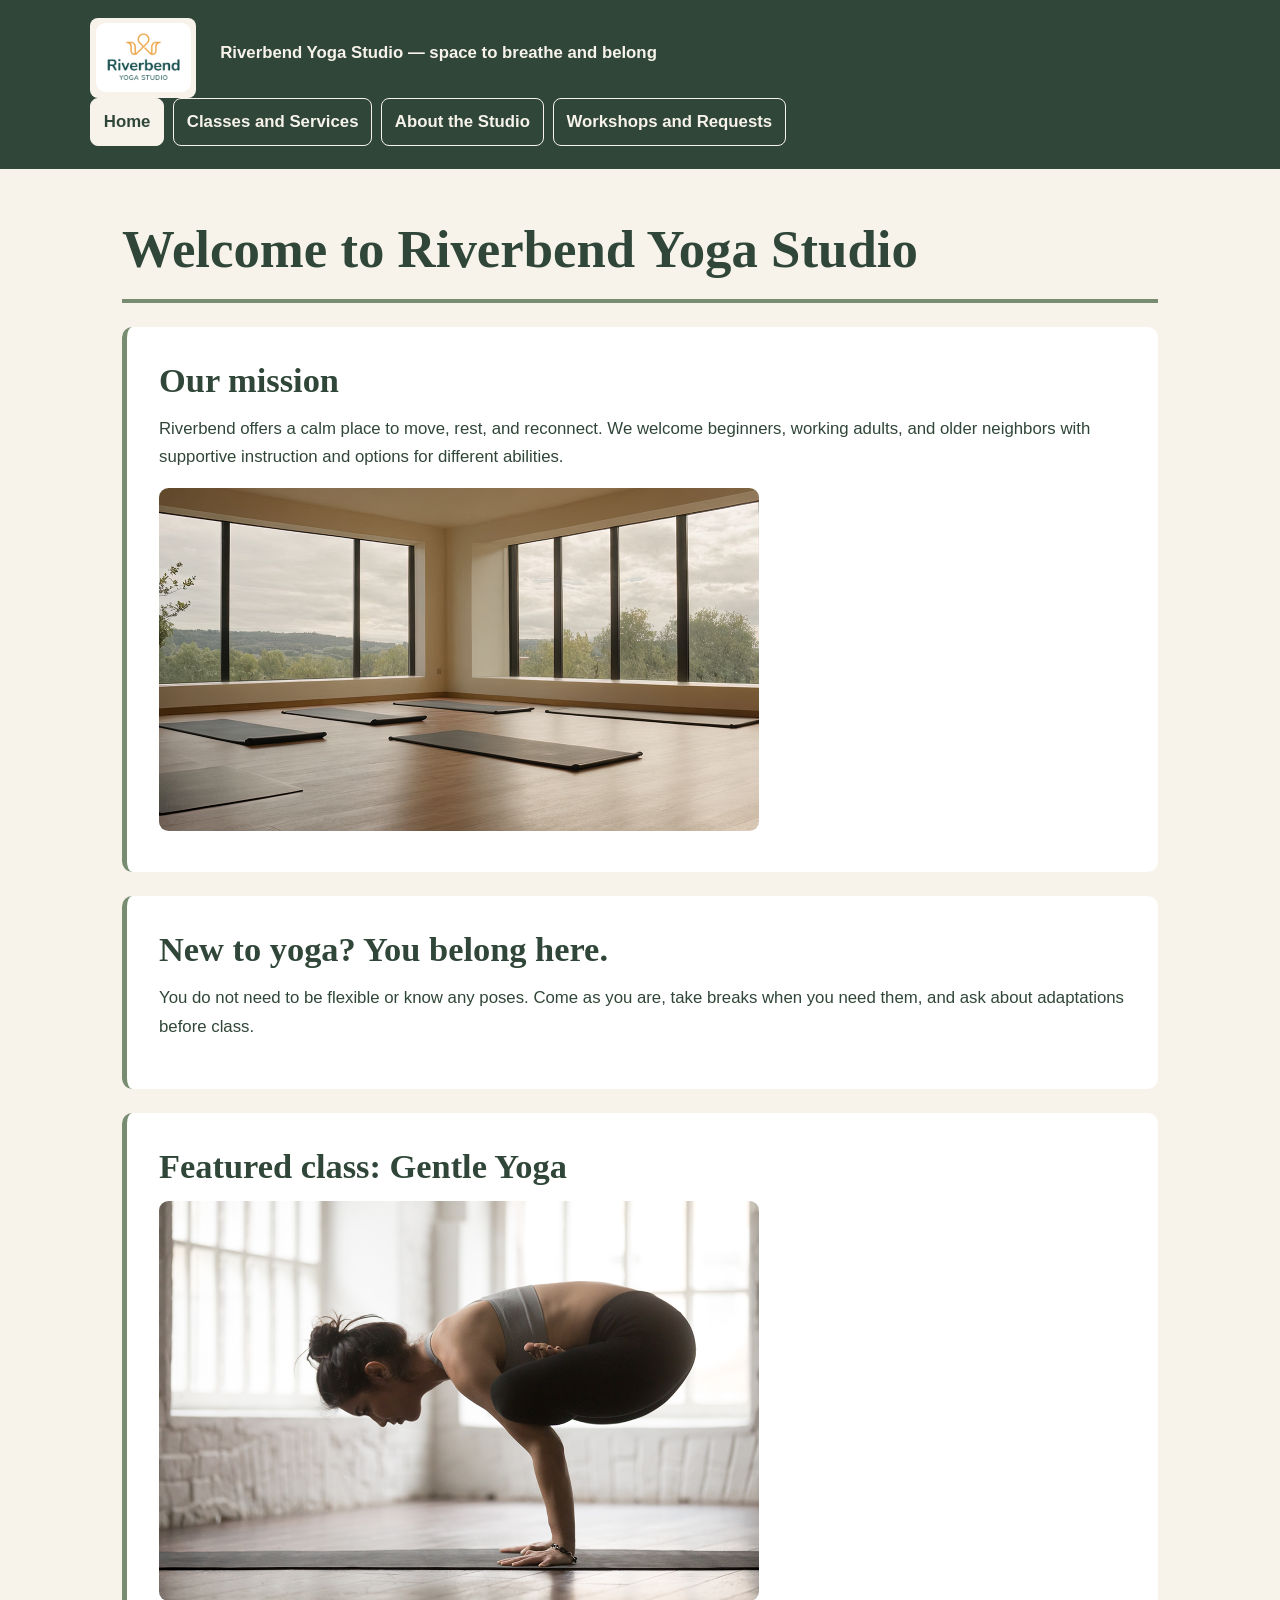
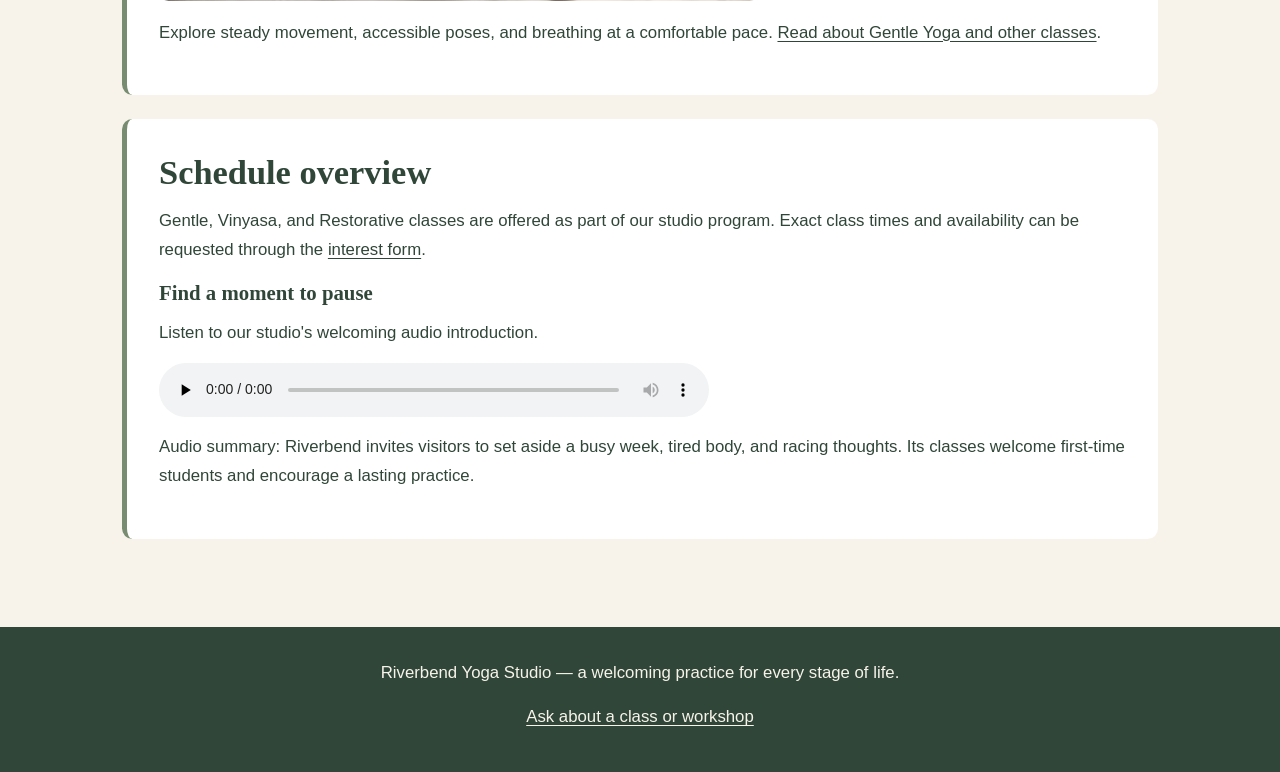
<file: index.html>
<!DOCTYPE html>
<html lang="en">
<head>
  <meta charset="UTF-8">
  <meta name="viewport" content="width=device-width, initial-scale=1.0">
  <title>Home | Riverbend Yoga Studio</title>
  <link rel="stylesheet" href="styles.css">
</head>
<body>
  <header>
    <a href="index.html"><img src="yoga-logo.png" alt="Riverbend Yoga Studio logo" width="120"></a>
    <p>Riverbend Yoga Studio — space to breathe and belong</p>
    <nav aria-label="Main navigation">
      <ul>
        <li><a href="index.html" aria-current="page">Home</a></li>
        <li><a href="services.html">Classes and Services</a></li>
        <li><a href="about.html">About the Studio</a></li>
        <li><a href="events.html">Workshops and Requests</a></li>
      </ul>
    </nav>
  </header>
  <main>
    <h1>Welcome to Riverbend Yoga Studio</h1>
    <section aria-labelledby="mission">
      <h2 id="mission">Our mission</h2>
      <p>Riverbend offers a calm place to move, rest, and reconnect. We welcome beginners, working adults, and older neighbors with supportive instruction and options for different abilities.</p>
      <img src="yoga-studio.png" alt="Peaceful Riverbend studio space prepared for a yoga class" width="600">
    </section>
    <section aria-labelledby="first-visit">
      <h2 id="first-visit">New to yoga? You belong here.</h2>
      <p>You do not need to be flexible or know any poses. Come as you are, take breaks when you need them, and ask about adaptations before class.</p>
    </section>
    <section aria-labelledby="featured">
      <h2 id="featured">Featured class: Gentle Yoga</h2>
      <picture>
        <source media="(max-width: 600px)" srcset="yoga-feature-small.png">
        <img src="yoga-feature-large.png" alt="Yoga practice highlighting calm movement and mindful breathing" width="600">
      </picture>
      <p>Explore steady movement, accessible poses, and breathing at a comfortable pace. <a href="services.html">Read about Gentle Yoga and other classes</a>.</p>
    </section>
    <section aria-labelledby="schedule">
      <h2 id="schedule">Schedule overview</h2>
      <p>Gentle, Vinyasa, and Restorative classes are offered as part of our studio program. Exact class times and availability can be requested through the <a href="events.html">interest form</a>.</p>
      <h3>Find a moment to pause</h3>
      <p>Listen to our studio's welcoming audio introduction.</p>
      <audio controls preload="none">
        <source src="yoga-breathing.mp3" type="audio/mpeg">
        Your browser does not support audio playback. Please contact the studio for an accessible introduction.
      </audio>
      <p>Audio summary: Riverbend invites visitors to set aside a busy week, tired body, and racing thoughts. Its classes welcome first-time students and encourage a lasting practice.</p>
    </section>
  </main>
  <footer>
    <p>Riverbend Yoga Studio — a welcoming practice for every stage of life.</p>
    <p><a href="events.html">Ask about a class or workshop</a></p>
  </footer>
</body>
</html>
</file>
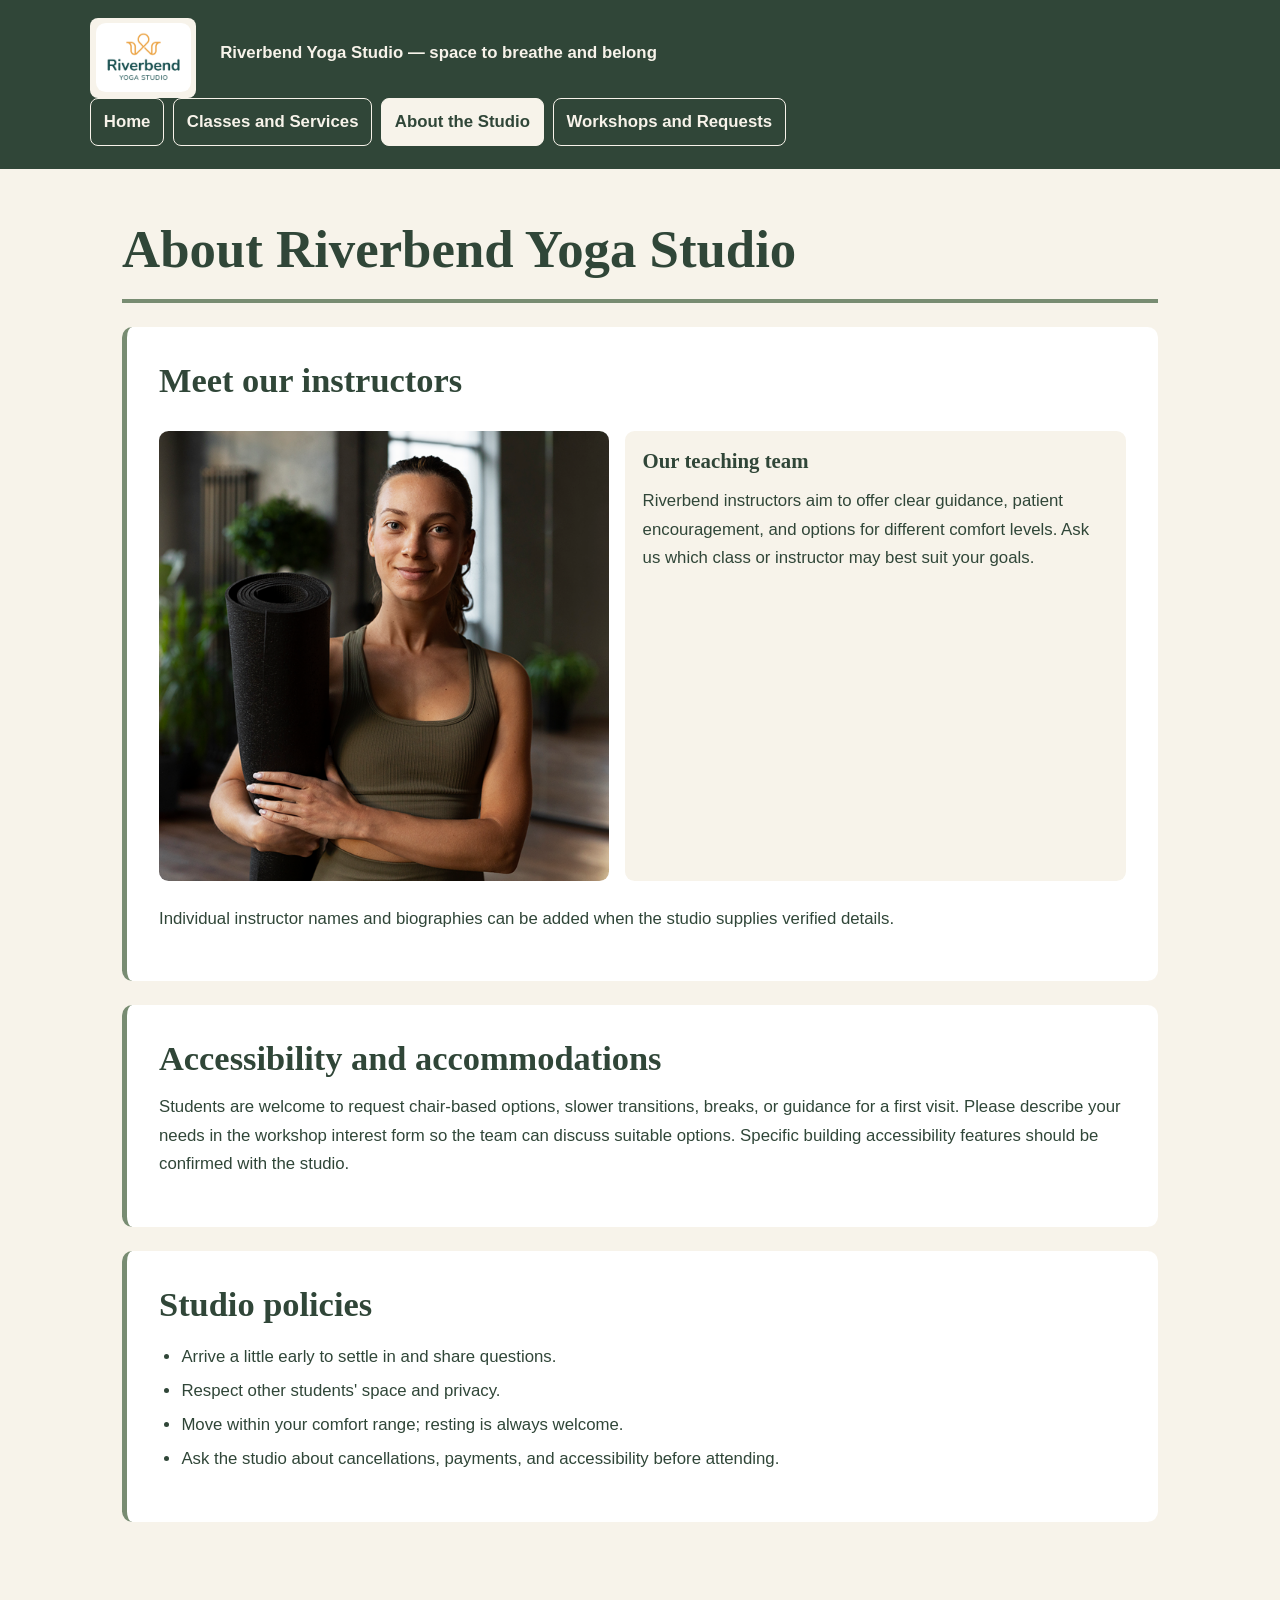
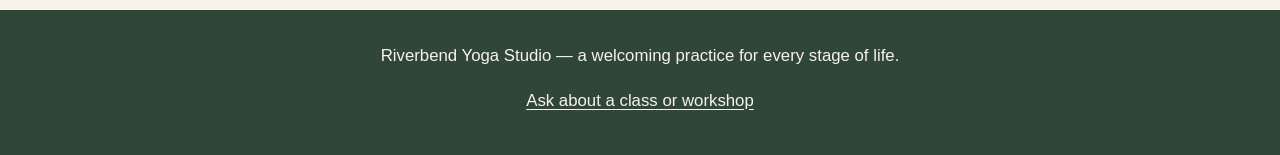
<file: about.html>
<!DOCTYPE html>
<html lang="en">
<head>
  <meta charset="UTF-8">
  <meta name="viewport" content="width=device-width, initial-scale=1.0">
  <title>About Us | Riverbend Yoga Studio</title>
  <link rel="stylesheet" href="styles.css">
</head>
<body>
  <header>
    <a href="index.html"><img src="yoga-logo.png" alt="Riverbend Yoga Studio logo" width="120"></a>
    <p>Riverbend Yoga Studio — space to breathe and belong</p>
    <nav aria-label="Main navigation">
      <ul>
        <li><a href="index.html">Home</a></li>
        <li><a href="services.html">Classes and Services</a></li>
        <li><a href="about.html" aria-current="page">About the Studio</a></li>
        <li><a href="events.html">Workshops and Requests</a></li>
      </ul>
    </nav>
  </header>
  <main>
    <h1>About Riverbend Yoga Studio</h1>
    <section aria-labelledby="team">
      <h2 id="team">Meet our instructors</h2>
      <img src="yoga-instructor.png" alt="Riverbend yoga instructor demonstrating a welcoming, mindful practice" width="450">
      <article><h3>Our teaching team</h3><p>Riverbend instructors aim to offer clear guidance, patient encouragement, and options for different comfort levels. Ask us which class or instructor may best suit your goals.</p></article>
      <p>Individual instructor names and biographies can be added when the studio supplies verified details.</p>
    </section>
    <section aria-labelledby="access">
      <h2 id="access">Accessibility and accommodations</h2>
      <p>Students are welcome to request chair-based options, slower transitions, breaks, or guidance for a first visit. Please describe your needs in the workshop interest form so the team can discuss suitable options. Specific building accessibility features should be confirmed with the studio.</p>
    </section>
    <section aria-labelledby="policies">
      <h2 id="policies">Studio policies</h2>
      <ul>
        <li>Arrive a little early to settle in and share questions.</li>
        <li>Respect other students' space and privacy.</li>
        <li>Move within your comfort range; resting is always welcome.</li>
        <li>Ask the studio about cancellations, payments, and accessibility before attending.</li>
      </ul>
    </section>
  </main>
  <footer>
    <p>Riverbend Yoga Studio — a welcoming practice for every stage of life.</p>
    <p><a href="events.html">Ask about a class or workshop</a></p>
  </footer>
</body>
</html>
</file>
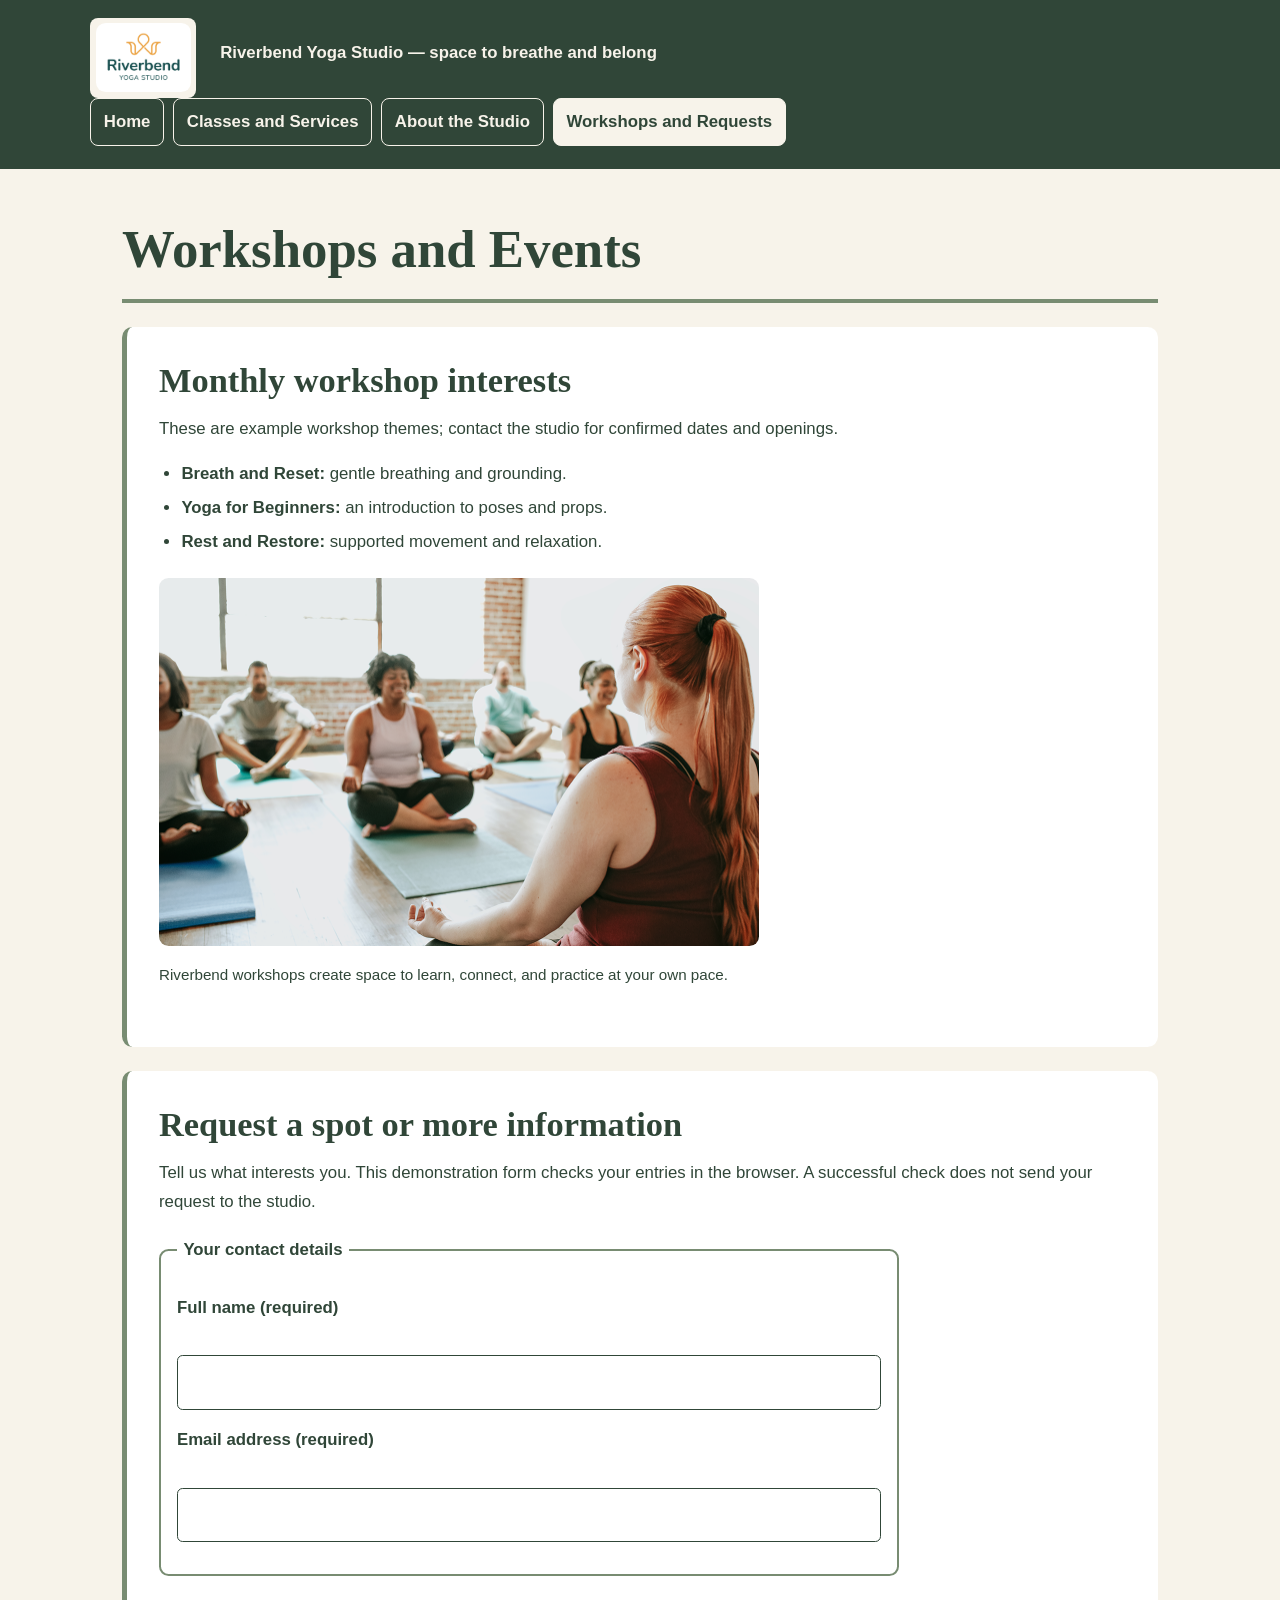
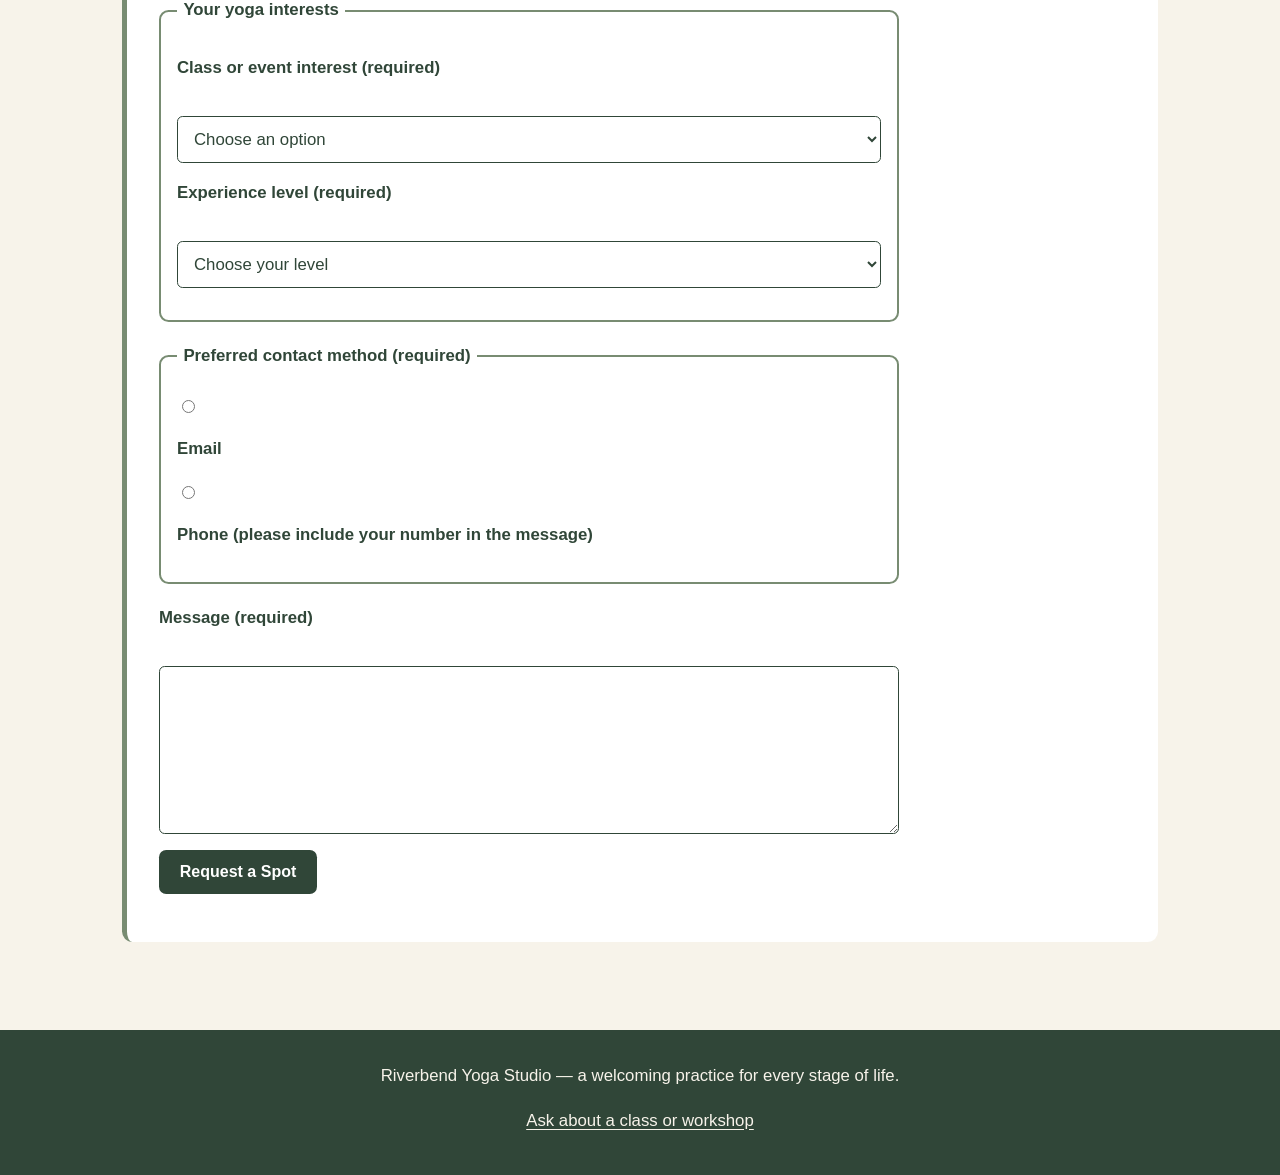
<file: events.html>
<!DOCTYPE html>
<html lang="en">
<head>
  <meta charset="UTF-8">
  <meta name="viewport" content="width=device-width, initial-scale=1.0">
  <title>Workshops and Events | Riverbend Yoga Studio</title>
  <link rel="stylesheet" href="styles.css">
</head>
<body>
  <header>
    <a href="index.html"><img src="yoga-logo.png" alt="Riverbend Yoga Studio logo" width="120"></a>
    <p>Riverbend Yoga Studio — space to breathe and belong</p>
    <nav aria-label="Main navigation">
      <ul>
        <li><a href="index.html">Home</a></li>
        <li><a href="services.html">Classes and Services</a></li>
        <li><a href="about.html">About the Studio</a></li>
        <li><a href="events.html" aria-current="page">Workshops and Requests</a></li>
      </ul>
    </nav>
  </header>
  <main>
    <h1>Workshops and Events</h1>
    <section aria-labelledby="workshops">
      <h2 id="workshops">Monthly workshop interests</h2>
      <p>These are example workshop themes; contact the studio for confirmed dates and openings.</p>
      <ul>
        <li><strong>Breath and Reset:</strong> gentle breathing and grounding.</li>
        <li><strong>Yoga for Beginners:</strong> an introduction to poses and props.</li>
        <li><strong>Rest and Restore:</strong> supported movement and relaxation.</li>
      </ul>
      <figure>
        <img src="yoga-workshop.png" alt="Yoga workshop participants practicing together in a calm studio setting" width="600">
        <figcaption>Riverbend workshops create space to learn, connect, and practice at your own pace.</figcaption>
      </figure>
    </section>
    <section aria-labelledby="request">
      <h2 id="request">Request a spot or more information</h2>
      <p>Tell us what interests you. This demonstration form checks your entries in the browser. A successful check does not send your request to the studio.</p>
      <form id="interest-form" action="#" method="get" novalidate>
        <fieldset>
          <legend>Your contact details</legend>
          <p><label for="full-name">Full name (required)</label><br>
          <input id="full-name" name="full-name" type="text" autocomplete="name" minlength="2" required><span class="field-error" id="full-name-error" aria-live="polite"></span></p>
          <p><label for="email">Email address (required)</label><br>
          <input id="email" name="email" type="email" autocomplete="email" required><span class="field-error" id="email-error" aria-live="polite"></span></p>
        </fieldset>
        <fieldset>
          <legend>Your yoga interests</legend>
          <p><label for="interest">Class or event interest (required)</label><br>
          <select id="interest" name="interest" required>
            <option value="">Choose an option</option>
            <option value="gentle">Gentle Yoga</option>
            <option value="vinyasa">Vinyasa Yoga</option>
            <option value="restorative">Restorative Yoga</option>
            <option value="private">Private Session</option>
            <option value="breath">Breath and Reset Workshop</option>
            <option value="beginners">Yoga for Beginners Workshop</option>
            <option value="rest">Rest and Restore Workshop</option>
          </select><span class="field-error" id="interest-error" aria-live="polite"></span></p>
          <p><label for="experience">Experience level (required)</label><br>
          <select id="experience" name="experience" required>
            <option value="">Choose your level</option>
            <option value="new">New to yoga</option>
            <option value="some">Some experience</option>
            <option value="regular">Regular practice</option>
          </select><span class="field-error" id="experience-error" aria-live="polite"></span></p>
        </fieldset>
        <fieldset>
          <legend>Preferred contact method (required)</legend>
          <p><input id="contact-email" type="radio" name="contact-method" value="email" required>
          <label for="contact-email">Email</label></p>
          <p><input id="contact-phone" type="radio" name="contact-method" value="phone">
          <label for="contact-phone">Phone (please include your number in the message)</label></p>
          <span class="field-error" id="contact-method-error" aria-live="polite"></span>
        </fieldset>
        <p><label for="message">Message (required)</label><br>
        <textarea id="message" name="message" rows="5" cols="45" minlength="10" required></textarea><span class="field-error" id="message-error" aria-live="polite"></span></p>
        <p><button type="submit">Request a Spot</button></p>
        <p id="form-status" role="status" aria-live="polite"></p>
      </form>
    </section>
  </main>
  <footer>
    <p>Riverbend Yoga Studio — a welcoming practice for every stage of life.</p>
    <p><a href="events.html" aria-current="page">Ask about a class or workshop</a></p>
  </footer>
  <script src="script.js" defer></script>
</body>
</html>
</file>
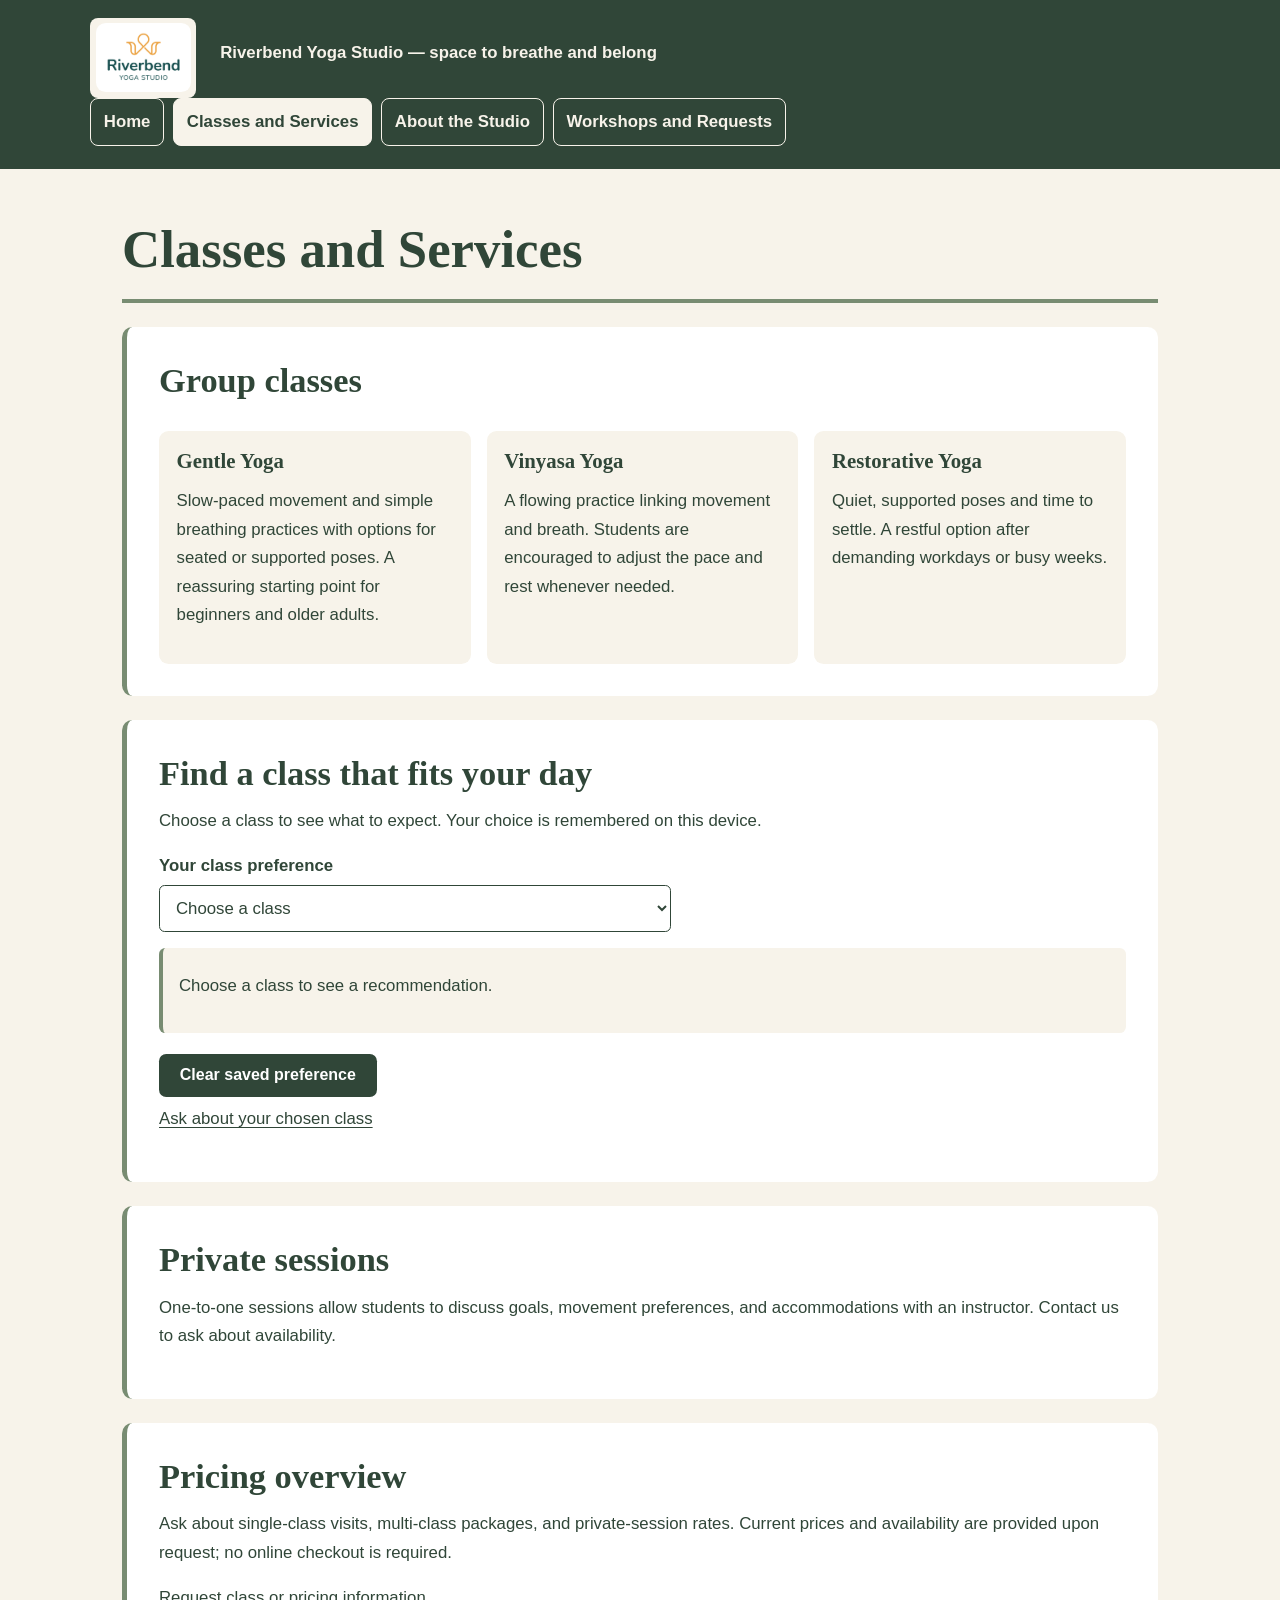
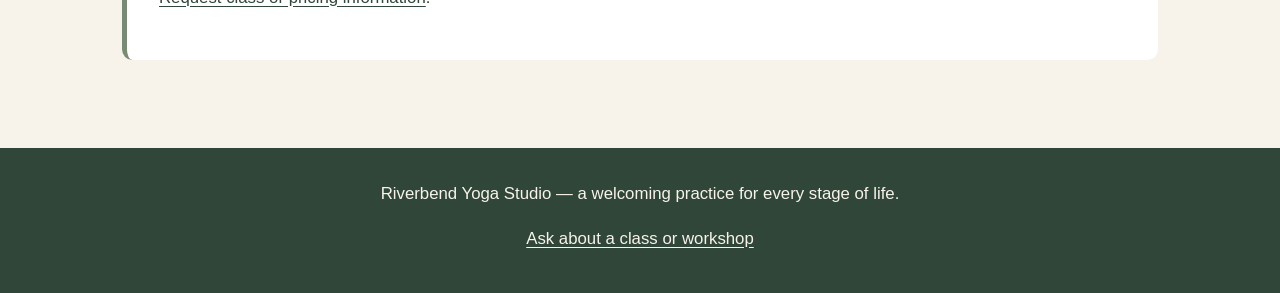
<file: services.html>
<!DOCTYPE html>
<html lang="en">
<head>
  <meta charset="UTF-8">
  <meta name="viewport" content="width=device-width, initial-scale=1.0">
  <title>Classes and Services | Riverbend Yoga Studio</title>
  <link rel="stylesheet" href="styles.css">
</head>
<body>
  <header>
    <a href="index.html"><img src="yoga-logo.png" alt="Riverbend Yoga Studio logo" width="120"></a>
    <p>Riverbend Yoga Studio — space to breathe and belong</p>
    <nav aria-label="Main navigation">
      <ul>
        <li><a href="index.html">Home</a></li>
        <li><a href="services.html" aria-current="page">Classes and Services</a></li>
        <li><a href="about.html">About the Studio</a></li>
        <li><a href="events.html">Workshops and Requests</a></li>
      </ul>
    </nav>
  </header>
  <main>
    <h1>Classes and Services</h1>
    <section aria-labelledby="group-classes">
      <h2 id="group-classes">Group classes</h2>
      <article><h3>Gentle Yoga</h3><p>Slow-paced movement and simple breathing practices with options for seated or supported poses. A reassuring starting point for beginners and older adults.</p></article>
      <article><h3>Vinyasa Yoga</h3><p>A flowing practice linking movement and breath. Students are encouraged to adjust the pace and rest whenever needed.</p></article>
      <article><h3>Restorative Yoga</h3><p>Quiet, supported poses and time to settle. A restful option after demanding workdays or busy weeks.</p></article>
    </section>
    <section aria-labelledby="class-finder-title" id="class-finder">
      <h2 id="class-finder-title">Find a class that fits your day</h2>
      <p>Choose a class to see what to expect. Your choice is remembered on this device.</p>
      <label for="class-preference">Your class preference</label>
      <select id="class-preference"><option value="">Choose a class</option><option value="gentle">Gentle Yoga</option><option value="vinyasa">Vinyasa Yoga</option><option value="restorative">Restorative Yoga</option></select>
      <div id="class-result" class="class-result" role="status" aria-live="polite"><p>Choose a class to see a recommendation.</p></div>
      <button type="button" id="clear-preference">Clear saved preference</button>
      <p><a href="events.html">Ask about your chosen class</a></p>
    </section>
    <section aria-labelledby="private">
      <h2 id="private">Private sessions</h2>
      <p>One-to-one sessions allow students to discuss goals, movement preferences, and accommodations with an instructor. Contact us to ask about availability.</p>
    </section>
    <section aria-labelledby="pricing">
      <h2 id="pricing">Pricing overview</h2>
      <p>Ask about single-class visits, multi-class packages, and private-session rates. Current prices and availability are provided upon request; no online checkout is required.</p>
      <p><a href="events.html">Request class or pricing information</a>.</p>
    </section>
  </main>
  <footer>
    <p>Riverbend Yoga Studio — a welcoming practice for every stage of life.</p>
    <p><a href="events.html">Ask about a class or workshop</a></p>
  </footer>
  <script src="script.js" defer></script>
</body>
</html>
</file>
<file: styles.css>
/* Riverbend Yoga Studio — shared mobile-first design system */
:root { --cream:#F7F3EA; --sage:#788C72; --forest:#304638; --sand:#D9BCA3; }
* { box-sizing:border-box; }
html { scroll-behavior:smooth; }
body { margin:0; background:var(--cream); color:var(--forest); font:1.05rem/1.7 Arial,Helvetica,sans-serif; }
h1,h2,h3 { font-family:Georgia,'Times New Roman',serif; line-height:1.25; margin:0 0 .8rem; }
h1 { font-size:clamp(2rem,5vw,3.3rem); }
h2 { font-size:clamp(1.5rem,3vw,2.15rem); }
h3 { font-size:1.3rem; }
p { margin:.5rem 0 1rem; }
a { color:var(--forest); text-underline-offset:3px; }
a:hover { text-decoration-thickness:2px; }
a:focus-visible,button:focus-visible,input:focus-visible,select:focus-visible,textarea:focus-visible { outline:3px solid var(--forest); outline-offset:3px; }
header { background:var(--forest); color:var(--cream); padding:1.1rem max(1rem,calc((100vw - 1100px)/2)); }
header > a { display:inline-block; background:var(--cream); padding:.35rem; border-radius:.5rem; }
header > a img { display:block; width:95px; height:auto; }
header p { margin:.5rem 0 1rem; font-weight:600; }
nav ul { list-style:none; padding:0; margin:0; display:flex; flex-wrap:wrap; gap:.55rem; }
nav a { display:block; padding:.55rem .8rem; border:1px solid var(--cream); border-radius:.5rem; color:var(--cream); text-decoration:none; font-weight:bold; }
nav a:hover,nav a[aria-current="page"] { background:var(--cream); color:var(--forest); }
main { max-width:1100px; margin:auto; padding:2rem 1rem 3rem; }
main > h1 { padding-bottom:1rem; border-bottom:4px solid var(--sage); }
main > section { margin:1.5rem 0; padding:1.35rem; background:white; border-left:5px solid var(--sage); border-radius:.65rem; }
section > article { padding:1.1rem; margin:1rem 0; border-radius:.6rem; background:var(--cream); }
img,video { max-width:100%; height:auto; border-radius:.6rem; }
picture { display:block; max-width:100%; }
figure { margin:1.3rem 0; }
figcaption { font-size:.95rem; padding:.4rem 0; }
audio { display:block; width:100%; max-width:550px; margin:1rem 0; }
ul,ol { padding-left:1.4rem; }
li { margin-bottom:.35rem; }
form { max-width:740px; }
fieldset { border:2px solid var(--sage); border-radius:.6rem; margin:1.25rem 0; padding:1rem; }
legend { font-weight:bold; padding:0 .4rem; }
label { display:block; margin:.8rem 0 .3rem; font-weight:600; }
input:not([type="radio"]):not([type="checkbox"]),select,textarea { display:block; width:100%; padding:.75rem; border:1px solid var(--forest); border-radius:.35rem; font:inherit; background:white; color:var(--forest); }
input[type="radio"],input[type="checkbox"] { accent-color:var(--forest); }
button,input[type="submit"] { padding:.8rem 1.3rem; background:var(--forest); color:white; border:0; border-radius:.45rem; font:700 1rem Arial,sans-serif; cursor:pointer; }
button:hover,input[type="submit"]:hover { background:var(--sage); color:var(--forest); }
footer { padding:1.5rem 1rem; text-align:center; background:var(--forest); color:var(--cream); }
footer a { color:var(--cream); }
@media (min-width:760px) {
 header { display:flex; flex-wrap:wrap; align-items:center; column-gap:1.5rem; }
 header p { flex:1; }
 nav { width:100%; }
 nav ul { flex-wrap:nowrap; }
 main { padding:3rem 2rem 4rem; }
 main > section { padding:2rem; }
 section:has(> article) { display:flex; flex-wrap:wrap; gap:1rem; align-items:stretch; }
 section:has(> article) > h2,section:has(> article) > p,section:has(> article) > ul { flex:0 0 100%; }
 section:has(> article) > article { flex:1 1 230px; margin:0; }
}
@media (prefers-reduced-motion:reduce) { html { scroll-behavior:auto; } }

/* Touchstone 4: accessible interactive controls and field-level feedback */
.class-result { margin:1rem 0; padding:1rem; border-left:4px solid var(--sage); background:var(--cream); border-radius:.4rem; }
.class-result h3 { margin-bottom:.3rem; }
.field-error { display:block; color:#8B2424; font-weight:700; font-size:.95rem; margin:.25rem 0 .5rem; }
.field-error:empty { display:none; }
[aria-invalid="true"] { border:2px solid #8B2424 !important; }
#form-status { font-weight:700; }
#class-finder select { max-width:32rem; }
#clear-preference { margin-top:.3rem; }
</file>
